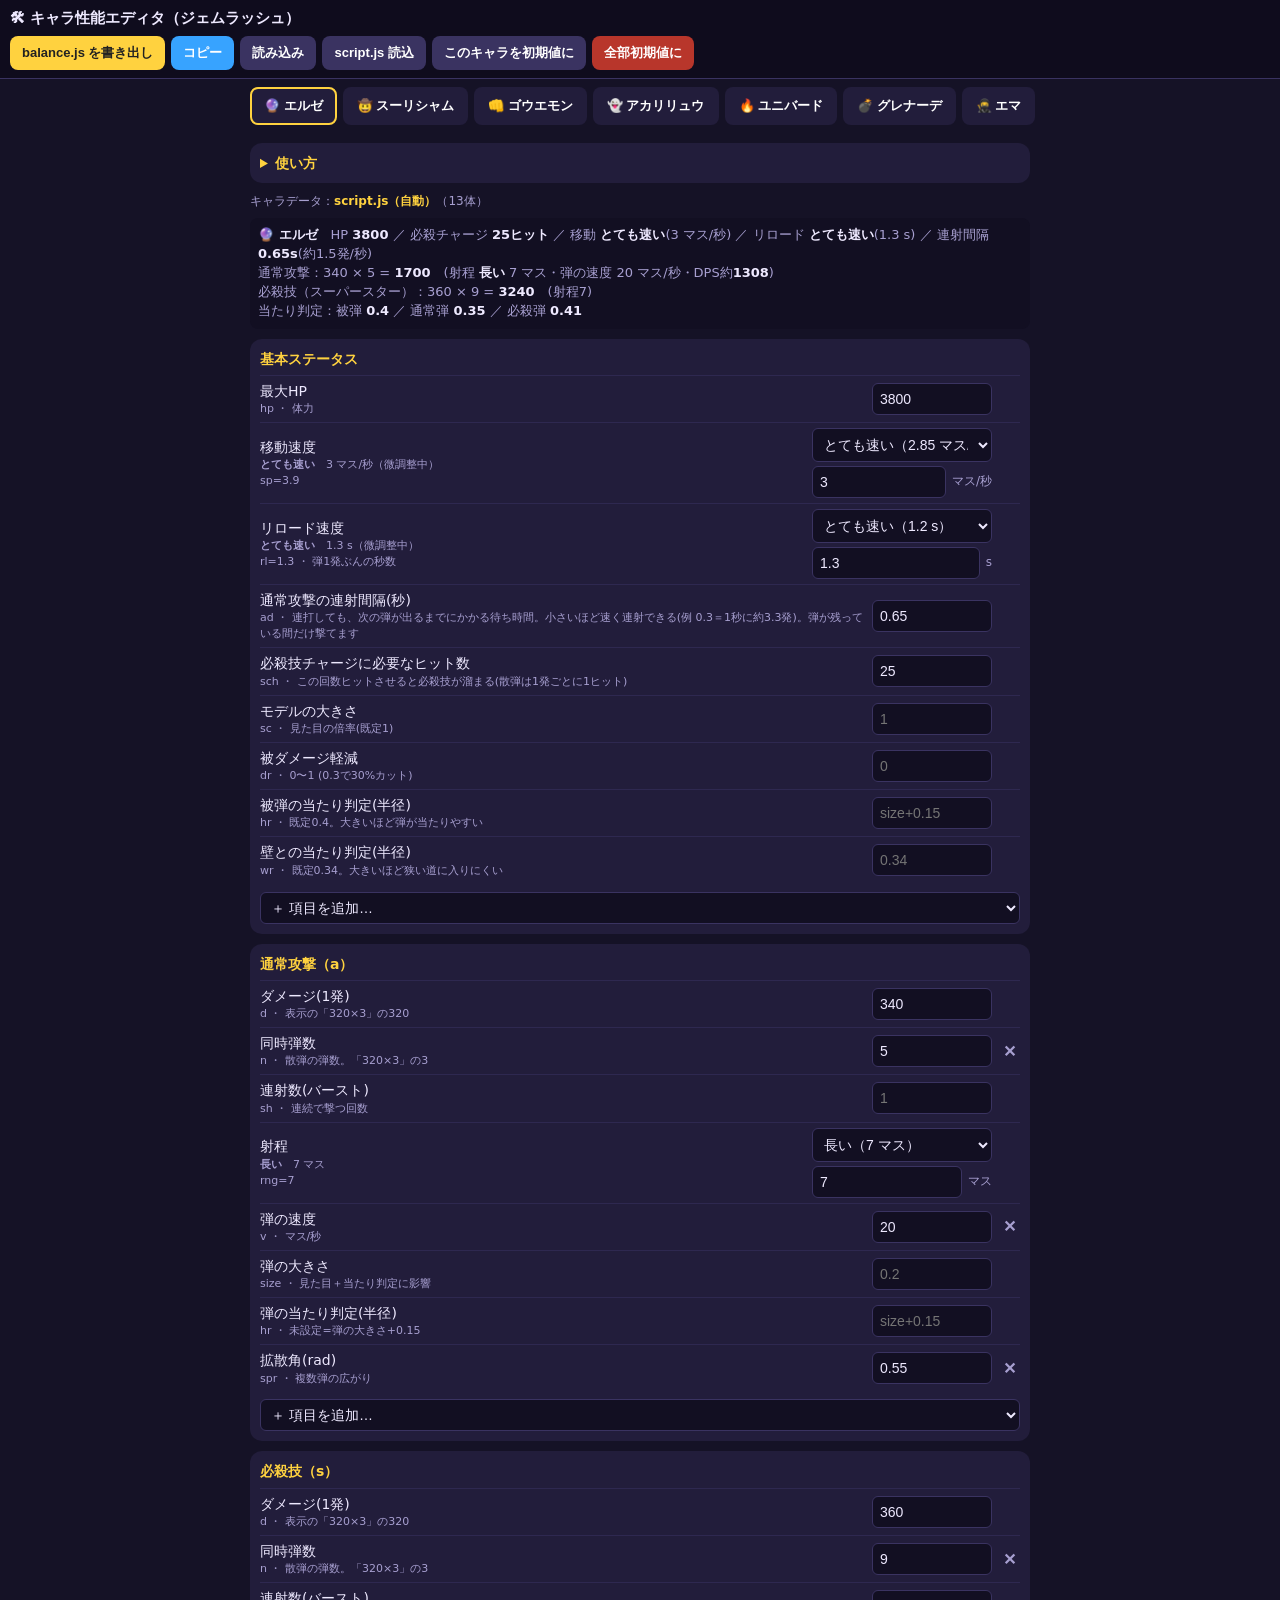
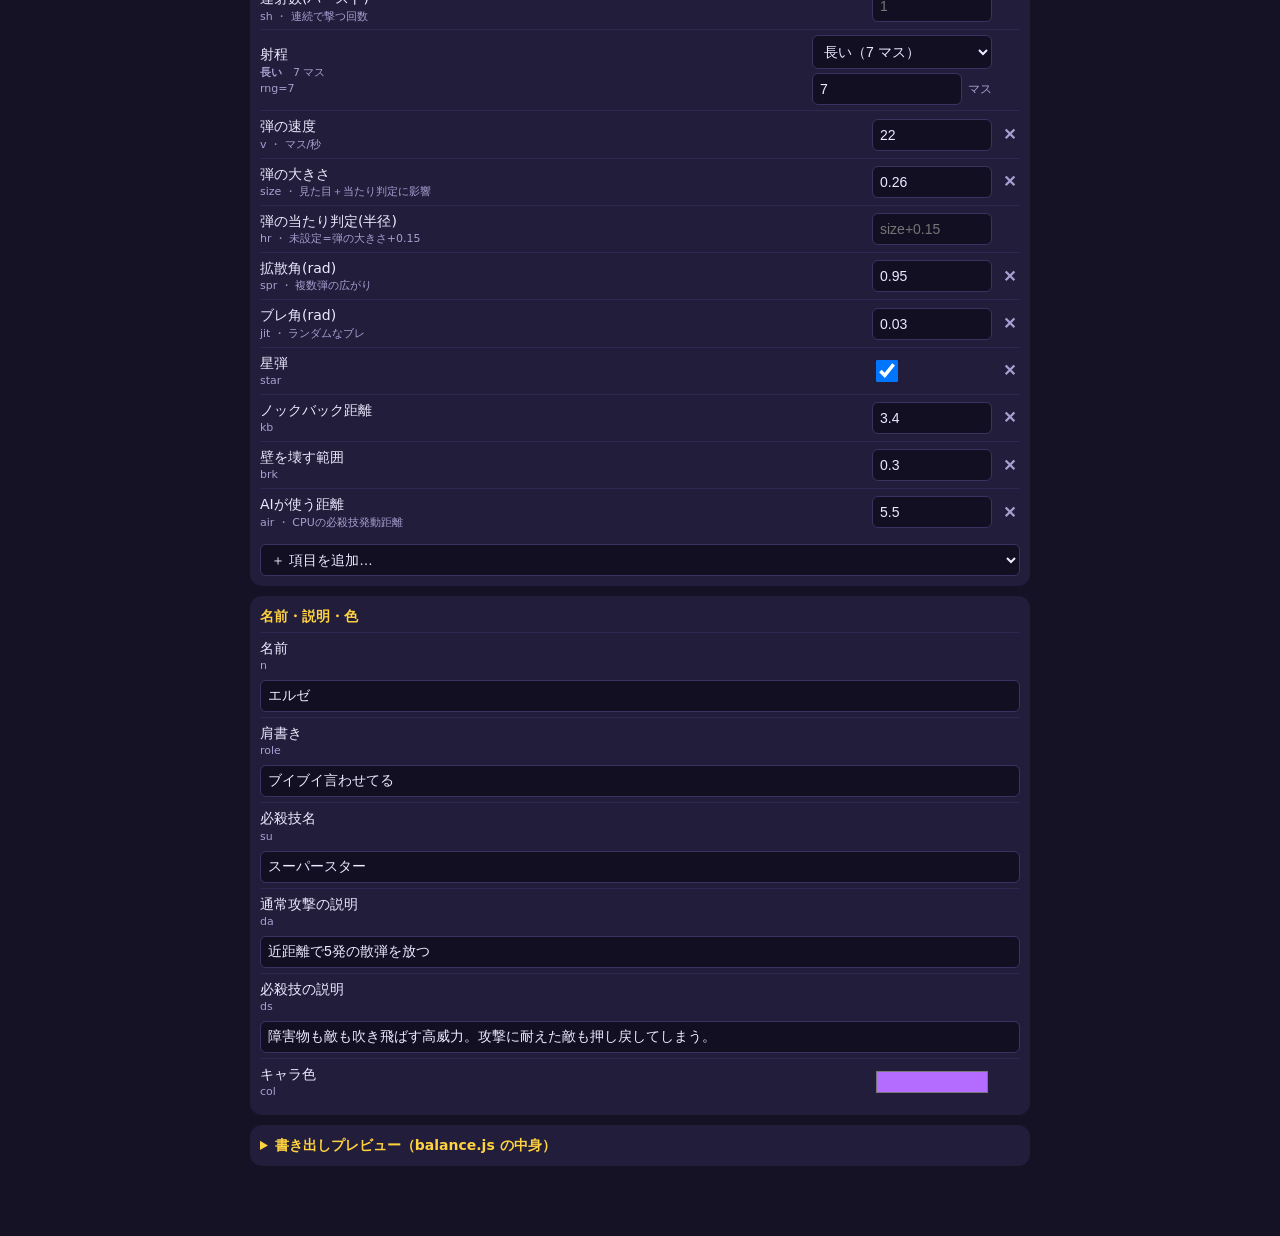
<file: editor.html>
<!DOCTYPE html>
<html lang="ja"><head><meta charset="utf-8">
<meta name="viewport" content="width=device-width,initial-scale=1">
<title>キャラ性能エディタ</title>
<style>
:root{--bg:#151226;--card:#221d3b;--line:#3a3361;--tx:#eee9ff;--sub:#a79fd0;--ac:#ffd23f;--bl:#37a3ff}
*{box-sizing:border-box}
body{margin:0;background:var(--bg);color:var(--tx);font:14px/1.45 system-ui,"Hiragino Sans",sans-serif;padding-bottom:60px}
header{position:sticky;top:0;z-index:5;background:#0f0c1d;border-bottom:1px solid var(--line);padding:8px 10px}
h1{font-size:15px;margin:0 0 6px}
.bar{display:flex;gap:6px;flex-wrap:wrap}
button{background:var(--bl);color:#fff;border:0;border-radius:8px;padding:8px 12px;font-weight:700;font-size:13px;cursor:pointer}
button.g{background:#3a3361}button.y{background:var(--ac);color:#222}button.r{background:#b8362b}
#tabs{display:flex;gap:6px;overflow-x:auto;padding:8px 10px;max-width:800px;margin:auto}
#tabs button{white-space:nowrap;background:var(--card);border:2px solid transparent}
#tabs button.on{border-color:var(--ac)}
#tabs button.mod::after{content:" ●";color:var(--ac)}
main{padding:0 10px;max-width:800px;margin:auto}
section{background:var(--card);border-radius:12px;padding:10px;margin:10px 0}
h2{margin:0 0 6px;font-size:14px;color:var(--ac)}
.row{display:grid;grid-template-columns:1fr 120px 22px;gap:6px;align-items:center;padding:5px 0;border-top:1px solid #2e2850}
.row small{color:var(--sub);display:block;font-size:11px}
.row.tier{grid-template-columns:minmax(0,1fr) 180px 22px}
.nrow{display:flex;gap:6px;align-items:center}.nrow span{color:var(--sub);font-size:12px;white-space:nowrap}
.src{color:var(--sub);font-size:12px;margin:8px 0 0}.src b{color:var(--ac)}
.row.pair{grid-template-columns:1fr 1fr 22px}
.row.wide{grid-template-columns:1fr 22px}
.row.wide input{grid-column:1/3;grid-row:2}
input[type=number],input[type=text]{width:100%;background:#120f22;color:var(--tx);border:1px solid var(--line);border-radius:6px;padding:7px;font-size:14px}
select{width:100%;background:#120f22;color:var(--tx);border:1px solid var(--line);border-radius:6px;padding:7px;font-size:14px}
input[type=checkbox]{width:22px;height:22px}
input[type=color]{width:100%;height:32px;border:0;background:none}
.x{background:none;color:var(--sub);padding:0;font-size:16px}
.sum{color:var(--sub);font-size:13px;background:#120f22;border-radius:8px;padding:8px;margin:8px 0}
.sum b{color:var(--tx)}
.add{display:flex;gap:6px;margin-top:8px}.add select{flex:1;background:#120f22;color:var(--tx);border:1px solid var(--line);border-radius:6px;padding:6px}
textarea{width:100%;height:240px;background:#120f22;color:#bfe;border:1px solid var(--line);border-radius:8px;font:12px monospace}
details{background:var(--card);border-radius:12px;padding:10px;margin:10px 0}summary{cursor:pointer;color:var(--ac);font-weight:700}
#toast{position:fixed;left:50%;bottom:20px;transform:translateX(-50%);background:#000c;padding:8px 16px;border-radius:20px;opacity:0;transition:.3s;pointer-events:none}
</style></head><body>
<header>
 <h1>🛠 キャラ性能エディタ（ジェムラッシュ）</h1>
 <div class="bar">
  <button class="y" id="bDl">balance.js を書き出し</button>
  <button id="bCp">コピー</button>
  <button class="g" id="bLd">読み込み</button>
  <button class="g" id="bSj">script.js 読込</button>
  <button class="g" id="bRc">このキャラを初期値に</button>
  <button class="r" id="bRa">全部初期値に</button>
  <input type="file" id="fi" accept=".js,.json,.txt" hidden>
  <input type="file" id="fj" accept=".js,.txt" hidden>
 </div>
</header>
<div id="tabs"></div>
<main>
 <details><summary>使い方</summary>
  <p>0. <b>キャラ一覧は同じフォルダの script.js から自動で読み込みます。</b>新キャラを追加したら、このページを開き直すだけでタブが増えます（セイリュウの変身・選択画面表示にも対応）。ファイルを直接開いて自動で読めない時は「script.js 読込」で script.js を選んでください。<br>
  1. キャラを選んで数値を編集（自動保存されます）<br>
  2. 「balance.js を書き出し」を押してダウンロード<br>
  3. ゲームの <b>index.html と同じフォルダ</b>に balance.js を置いて上書き<br>
  4. ゲームを再読み込みすると反映されます<br>
  ※ 同梱の index.html / script.js に差し替えが必要です（balance.js を読み込む処理を追加済み）。<br>
  ※ 変更した部分だけが書き出されます。<br>
  ※ <b>通常攻撃の連射間隔</b>：連打したときに次の弾が出るまでの秒数です(小さいほど速い)。リロード速度とは別で、弾が残っている間の撃つ速さを決めます。<br>
  ※ 移動速度・リロード速度・射程は5段階から選べます（下の数字欄で細かい微調整もできます）。移動速度は「マス/秒」表示で、書き出し時はゲーム内の値に自動変換されます。</p>
 </details>
 <div id="src" class="src"></div>
 <div id="sum" class="sum"></div>
 <div id="body"></div>
 <details><summary>書き出しプレビュー（balance.js の中身）</summary><textarea id="out" readonly></textarea></details>
</main>
<div id="toast"></div>
<script>
/* ===== キャラデータ =====
   起動時に同じフォルダの script.js から CH(キャラ一覧)を自動で読み込みます。新キャラを足したら開き直すだけで増えます。
   読めない時(ファイルを直接開いた等)は「script.js 読込」で選ぶか、前回の読み込み結果／下の内蔵データを使います。 */
const SNAP=[{"id":0,"n":"エルゼ","role":"ブイブイ言わせてる","col":"#b46bff","ic":"🔮","hp":3800,"sp":3.9,"rl":1.3,"ch":0.012,"sf":"elzeShot","ss":"elzeStar","su":"スーパースター","a":{"n":5,"spr":0.55,"d":340,"v":20,"rng":7},"s":{"n":9,"spr":0.95,"jit":0.03,"d":360,"v":22,"rng":7,"size":0.26,"star":1,"kb":3.4,"brk":0.3,"air":5.5},"da":"近距離で5発の散弾を放つ","ds":"障害物も敵も吹き飛ばす高威力。攻撃に耐えた敵も押し戻してしまう。"},{"id":1,"n":"スーリシャム","role":"砂漠の魔法使い","col":"#37a3ff","ic":"🤠","hp":3000,"sp":4.2,"rl":1.2,"ch":0.014,"sf":"magicBolt","ss":"magicBurst","su":"魔導バースト","a":{"sh":3,"gap":0.08,"jit":0.06,"d":300,"v":26,"rng":8.5},"s":{"sh":12,"gap":0.07,"jit":0.02,"d":340,"v":30,"rng":15,"size":0.22,"brk":0.3,"air":11},"da":"3連射の正確なショット","ds":"爆発的な衝撃とともに飛び出す魔法の弾は、障害物も粉砕するパワーと圧倒的な飛距離を誇る。"},{"id":2,"n":"ゴウエモン","role":"レッツコンボイ","col":"#ff8a2b","ic":"👊","hp":6200,"sp":3.5,"rl":1.4,"ch":0.006,"sc":1.3,"sf":"goeFist","ss":"goeSlam","su":"ボディプレス","a":{"n":3,"spr":0.7,"d":650,"v":14,"rng":3.6,"size":0.5},"s":{"leap":1,"d":1500,"r":2.8,"rng":7,"air":7.5,"brk":2.3},"da":"短距離の強烈な衝撃波","ds":"壁を飛び越えてジャンプ。着地で範囲ダメージ＆吹き飛ばし。着地点の壁を破壊"},{"id":3,"n":"アカリリュウ","role":"双子の妹 あかりちゃん","col":"#14b8a6","ic":"👻","hp":2400,"sp":3.6,"rl":2,"ch":0.012,"bc":6750192,"sf":"akariSnipe","ss":"poppins","su":"ポピンズ","a":{"d":500,"v":17,"rng":10,"size":0.25,"ramp":2.1},"s":{"piper":1,"n":4,"T":0.34,"ah":1.4,"fuse":0.45,"d":900,"aoe":1.6,"kb":2,"brk":1.5,"rng":7.5,"air":3.6},"da":"遠くまで飛ぶほど威力が上がる狙撃弾（近いと約1/3、最大射程で最大ダメージ）","ds":"ドラッグで着地点を決めて素早くジャンプし、足元に4つの爆弾を落とす。空中では攻撃を受けない。爆弾は少し遅れて爆発し、敵を吹き飛ばして壁も壊す"},{"id":4,"n":"ユニバード","role":"ユニバーサルなやつ","col":"#ff6a2b","ic":"🔥","hp":3600,"sp":4,"rl":1.1,"ch":0.02,"bc":16752688,"sf":"flameJet","ss":"oilSpill","su":"ファイアスターター","a":{"en":1,"gap":0.05,"jit":0.2,"d":60,"v":15,"rng":5.2,"size":0.26,"fl":1,"ed":0.85,"er":0.8,"ew":0.6},"s":{"oil":5,"st":1.1,"sp":0.95,"r":0.95,"t":12,"ft":4,"d":110,"rng":6,"air":6.5},"da":"ボタンを押している間、炎を噴射。燃料ゲージを消費し、離すと回復する","ds":"前方に燃料(青くてかるオイルの水たまり)を撒く。通常攻撃の炎を燃料に当てると全部に着火して燃え上がり、炎の中の敵に継続ダメージ。触れたブッシュも焼き払い、隣のブッシュへ燃え移る"},{"id":5,"n":"グレナーデ","role":"ボムボムボぽむあゆ","col":"#7fbf4a","ic":"💣","hp":3000,"sp":3.85,"rl":1.6,"ch":0.03125,"bc":3816008,"sf":"dynaThrow","ss":"barrelThrow","su":"ビッグバレル","a":{"n":2,"d":800,"v":8,"rng":7.33,"size":0.3,"lob":1,"aoe":1.15,"sep":0.8},"s":{"n":1,"d":2200,"v":5.9,"rng":7.33,"size":0.55,"lob":1,"aoe":2.27,"big":1,"nc":1,"kb":2.6,"brk":2.67},"da":"攻撃ボタンを引いて着弾距離を調整。2本のダイナマイトを壁越しに投げ、着地点で爆発","ds":"巨大な樽爆弾を投げる。範囲内の敵に大ダメージ＆吹き飛ばし。壁やブッシュも破壊"},{"id":6,"n":"エマ","role":"ちょっと待って！","col":"#e02a3a","ic":"🥷","hp":3200,"sp":4.1,"rl":1.9,"ch":0.0252,"bc":15265535,"sf":"shuriken","ss":"smokeBomb","su":"煙玉","a":{"n":4,"sweep":1,"gap":0.055,"spr":0.24,"d":440,"v":17.5,"rng":9.67,"size":0.14,"blade":1,"fan":1,"ramp":-0.595},"s":{"buff":"stealth","t":6,"rng":6.5,"air":6.5,"na":1},"da":"4枚の手裏剣を扇状に、左から右へ順に投げる。近距離ほど全弾が当たり、遠いほどダメージが下がる","ds":"6秒間透明になる。攻撃すると姿が見える。近くの敵や被弾時にも見えてしまう"},{"id":7,"n":"アルタオーロ","role":"極光","col":"#7ad8ff","ic":"❄️","hp":3500,"sp":3.9,"rl":1.1,"ch":0.0285,"bc":11202815,"sf":"iceCone","ss":"syrupCan","su":"シロップ缶","a":{"sh":3,"gap":0.28,"d":440,"v":25,"rng":9.33,"size":0.2,"cone":1,"frost":0.1573},"s":{"lob":1,"can":1,"v":13,"d":40,"aoe":3.1,"r":3.5,"rng":7.67,"air":7,"t":10,"na":1},"da":"3連続でスノーコーンを投げる。当たるたびに凍結ゲージが溜まり、満タンで1.5秒間凍結","ds":"壁を越えて缶を投げ、10秒間残る滑る氷のエリアを作る。中の敵は滑って動きにくく、ゲージが溜まり、毎秒40ダメージ"},{"id":8,"n":"アルトマーレ","role":"回復のプロフェッショナル","col":"#ff7ab8","ic":"💉","hp":3200,"sp":4,"rl":1.2,"ch":0.02,"bc":16743096,"sf":"nurseDart","ss":"nurseCall","su":"ナースコール","a":{"d":620,"v":20,"rng":8,"size":0.22,"heal":1},"s":{"nova":1,"r":4.6,"rng":4.6,"h":1800,"d":700,"rev":1,"na":1},"da":"敵にダメージ・味方を回復する弾","ds":"周囲の味方を大回復し、倒れた味方を全員蘇生"},{"id":9,"n":"ヴァルアフィ","role":"鉄爪","col":"#aab4d0","ic":"🛡️","hp":5400,"sp":3.6,"rl":1,"ch":0.012,"sc":1.12,"bc":13621503,"sf":"ironFist","ss":"ironGuard","su":"強ダメージシールド","a":{"n":3,"spr":0.5,"d":460,"v":19,"rng":3.7,"size":0.42},"s":{"buff":"guard","t":3,"r":0,"rng":0,"air":7,"na":1},"da":"短距離に3連続パンチ","ds":"3秒間、自分が受けるダメージを70%減らす"},{"id":10,"n":"イヴクロース","role":"サンタだけどアイドルなんですぅ～","col":"#d0a020","ic":"🔫","hp":3600,"sp":3.9,"rl":1.4,"ch":0.0168,"sc":1.2,"bc":16054527,"sf":"rocket","ss":"shockwave","su":"ショックウェーブ","a":{"d":1500,"v":6,"ac":[6,48,2.2],"rng":12.5,"size":0.36,"cloud":1},"s":{"nova":1,"wind":0.3,"sm":1,"nc":1,"r":3.7,"rng":3.7,"d":1240,"kb":4.6,"brk":2.2,"air":3.4,"hits":4,"na":1},"da":"遠くに飛ぶほど弾速が上がるロケットを放つ。最初はゆっくり、最後は一気に加速する","ds":"自分だけの空間を作りたいならこれで決まり。周囲の敵を一気に吹き飛ばす。"},{"id":11,"n":"ディザレッジ","role":"電撃ロボ","col":"#8ae6ff","ic":"⚡","hp":3000,"sp":4.1,"rl":1,"ch":0.014,"bc":9103103,"sf":"arcZap","ss":"lightning","su":"チェインライトニング","a":{"n":2,"spr":0.2,"d":520,"v":26,"rng":8.5,"pierce":1,"size":0.16},"s":{"chain":5,"d":900,"rng":9,"hop":5.2,"na":1,"air":9},"da":"貫通する電撃を2本発射","ds":"壁を無視する雷が最大5体に連鎖。感電で一瞬動きを止める"},{"id":12,"n":"セイリュウ","role":"変身ヒロイン","col":"#ffd45a","ic":"🌟","hp":5920,"sp":4.556,"rl":1.6,"ch":0.02,"sch":10,"bc":16769658,"sf":"nova","ss":"novaForm","su":"ノヴァチェンジ","a":{"n":2,"pair":0.34,"spr":0,"jit":0,"d":768,"v":21,"rng":5.67,"size":0.3,"pierce":1,"star":1},"s":{"tf":1,"d":480,"dv":17,"rng":4.33,"w":2,"t":7},"tf":{"t":7,"d":1760,"heal":0.3,"spd":1.25,"reach":3.4,"arc":130,"form":"12t"},"stA":[["弾丸ごとのダメージ","768"],["射程","普通 5.67マス"],["リロード速度","普通 1.6秒"],["弾数","3"],["DPS","480"]],"stS":[["ダッシュダメージ","480"],["剣ダメージ","1760"],["ダメージ回復","30%"],["効果時間","7秒"],["移動速度","+25%"],["射程","普通 4.33マス"],["必殺技チャージに必要なヒット数","10"]],"da":"髪から貫通する大きなキラキラ弾を2発放つ","ds":"ダッシュしたのちにアルティメットフォームへ変身し、ノヴァソードを召喚！移動速度が上昇し、与えたダメージの30%分HPを回復する。通常攻撃は剣の形に変化する。変身時間は7秒。"}];
const SNAP_AD={"0":0.65,"1":0.6,"2":0.7,"3":0.9,"5":0.8,"6":0.55,"7":0.65,"8":0.6,"9":0.7,"10":0.9,"11":0.55,"12":0.65};
const cl=x=>JSON.parse(JSON.stringify(x)),eq=(a,b)=>JSON.stringify(a)===JSON.stringify(b);
let BASE=[],E=[],cur=0,SRC='';
const DK='gr_bal2',CK='gr_base_cache';
/* sch(必要ヒット数)・ad(連射間隔)が無ければゲーム側(script.js)と同じ規則で補う */
const prep=(chars,AD,df)=>chars.map(x=>{const c=cl(x);c.a=c.a||{};c.s=c.s||{};if(c.sch==null)c.sch=Math.max(1,Math.round(100/((c.a.d||300)*(c.ch||.01))));if(c.ad==null)c.ad=(AD&&AD[c.id])||df||.6;return c});
function parseGame(t){const s=t.indexOf('const CH=['),e=t.indexOf('if(window.BALANCE)',s);if(s<0||e<0)throw new Error('CHが見つかりません');
 const chars=new Function(t.slice(s,e)+'\nreturn CH;')();let AD={},df=.6;
 const m=t.match(/const AD=(\{[^}]*\})/);if(m)try{AD=new Function('return '+m[1])()}catch(_){}
 const d=t.match(/AD\[c\.id\]\|\|([\d.]+)/);if(d)df=parseFloat(d[1]);
 return{chars,AD,df}}
const diffOf=(c,b)=>{const d={};for(const k in c)if(!eq(c[k],b[k]))d[k]=c[k];return d};
const collect=()=>{const m={};E.forEach((c,i)=>{const d=diffOf(c,BASE[i]);if(Object.keys(d).length)m[c.id]=d});return m};
function setBase(g,src,save,edits){
 const m=edits||collect(),id=E[cur]&&E[cur].id;
 BASE=prep(g.chars,g.AD,g.df);SRC=src;
 if(save)try{localStorage.setItem(CK,JSON.stringify(g))}catch(_){}
 E=BASE.map(b=>{const c=cl(b),d=m[b.id];if(d)Object.assign(c,cl(d));return c});
 cur=Math.max(0,E.findIndex(x=>x.id==id))}
/* 旧バージョンのエディターの自動保存(gr_bal_数字)を、キャラIDごとの差分に変換して引き継ぐ */
function oldEdits(B){let best=null,bn=-1;try{for(let i=0;i<localStorage.length;i++){const k=localStorage.key(i),m=/^gr_bal_(\d+)$/.exec(k);if(m&&+m[1]>bn){bn=+m[1];best=k}}
 if(!best)return{};const o={};JSON.parse(localStorage.getItem(best)).forEach(c=>{const b=B.find(x=>x.id==c.id);if(!b)return;const d={};for(const k in c)if(!['sf','ss','ds'].includes(k)&&!eq(c[k],b[k]))d[k]=c[k];if(Object.keys(d).length)o[c.id]=d});return o}catch(_){return{}}}

/* 項目の定義: [表示名, 型(n数値/f オンオフ/t 文字/c 色/cn 色(数値)/arr 配列), step, 説明, 追加時の初期値] */
const C={
 hp:['最大HP','n',100,'体力'],
 sp:['移動速度','tS',0,''],
 rl:['リロード速度','tR',0,'弾1発ぶんの秒数'],
 ad:['通常攻撃の連射間隔(秒)','n',.05,'連打しても、次の弾が出るまでにかかる待ち時間。小さいほど速く連射できる(例 0.3＝1秒に約3.3発)。弾が残っている間だけ撃てます'],
 sch:['必殺技チャージに必要なヒット数','n',1,'この回数ヒットさせると必殺技が溜まる(散弾は1発ごとに1ヒット)',10],
 sc:['モデルの大きさ','n',.05,'見た目の倍率(既定1)',1],
 dr:['被ダメージ軽減','n',.05,'0〜1 (0.3で30%カット)',.1],
 hr:['被弾の当たり判定(半径)','n',.02,'既定0.4。大きいほど弾が当たりやすい',.4],
 wr:['壁との当たり判定(半径)','n',.02,'既定0.34。大きいほど狭い道に入りにくい',.34],
 hv:['重量級(ノックバック無効)','f',0,'',1],
 rage:['怒り(HPが減ると与ダメ増)','n',.1,'',.5],
 ls:['ライフスティール率','n',.05,'与ダメ×値だけ回復',.2],
 bs:['ブッシュ内の速度倍率','n',.05,'',1.2],
 rgd:['自然回復までの秒','n',.5,'既定3',3]
};
const P={
 d:['ダメージ(1発)','n',10,'表示の「320×3」の320'],
 n:['同時弾数','n',1,'散弾の弾数。「320×3」の3'],
 sh:['連射数(バースト)','n',1,'連続で撃つ回数'],
 rng:['射程','tG',0,''],
 v:['弾の速度','n',.1,'マス/秒'],
 size:['弾の大きさ','n',.01,'見た目＋当たり判定に影響'],
 hr:['弾の当たり判定(半径)','n',.01,'未設定=弾の大きさ+0.15',.35],
 spr:['拡散角(rad)','n',.05,'複数弾の広がり'],
 gap:['連射間隔(秒)','n',.01],
 jit:['ブレ角(rad)','n',.01,'ランダムなブレ'],
 pierce:['貫通','f'],aoe:['爆発範囲(半径)','n',.1],
 r:['効果範囲(半径)','n',.1],t:['効果時間(秒)','n',.5],
 kb:['ノックバック距離','n',.1],brk:['壁を壊す範囲','n',.1],
 air:['AIが使う距離','n',.1,'CPUの必殺技発動距離'],
 h:['回復量','n',100],heal:['味方を回復する弾','f'],
 fz:['凍結時間(秒)','n',.1],frost:['凍結ゲージ上昇量','n',.01],
 chain:['連鎖数','n',1],hop:['連鎖できる距離','n',.1],
 mine:['地雷の数','n',1],oil:['オイルの数','n',1],tur:['自動砲台','f'],
 ramp:['距離で威力変化','n',.05,'+で遠いほど強い / −で弱い'],
 edge:['外側ダメージ','n',10],wind:['溜め時間(秒)','n',.05],hits:['ヒット数','n',1],
 fuse:['導火線(秒)','n',.05],T:['ジャンプ時間(秒)','n',.05],ah:['ジャンプ高さ','n',.1],
 ed:['燃料消費(秒)','n',.05],er:['燃料回復(秒)','n',.05],ew:['回復待ち(秒)','n',.05],
 ft:['炎の持続(秒)','n',.5],st:['開始距離','n',.05],sp:['設置間隔','n',.05],sep:['着弾の間隔','n',.05],
 bn:['壁バウンド回数','n',1],dv:['突進速度','n',1],rv:['透視時間(秒)','n',.5],
 ac:['加速[初速,終速,指数]','arr'],buff:['バフ種類','t'],
 lob:['放物線(壁越え)','f'],big:['巨大弾','f'],can:['缶','f'],nova:['自分中心の爆発','f'],
 leap:['ジャンプ攻撃','f'],rev:['蘇生','f'],gh:['壁を貫通','f'],sweep:['順番に投げる','f'],
 cone:['コーン弾','f'],cloud:['雲弾','f'],blade:['刃弾','f'],star:['星弾','f'],fan:['扇状照準','f'],
 en:['噴射式(燃料)','f'],fl:['炎','f'],slow:['減速','f'],na:['照準線なし','f'],nc:['チャージしない','f'],
 sm:['強ノックバック','f'],piper:['ジャンプ爆弾','f'],
 pair:['2発の左右の間隔','n',.01,'2発を横に並べて撃つ幅'],tf:['変身技(ダッシュ→変身)','f'],w:['ダッシュの幅','n',.1,'ダッシュで当たる太さ']
};
/* 変身(tf)セクションの項目 */
const TFD={t:['変身時間(秒)','n',.5,'',7],d:['剣のダメージ','n',10],heal:['ダメージ回復率','n',.05,'0.3＝与えたダメージの30%回復'],spd:['移動速度の倍率','n',.05,'1.25＝+25%'],reach:['剣の射程(マス)','n',.1],arc:['剣の角度(度)','n',5,'扇形の広さ'],form:['変身後モデルID','t',0,'converter.html のスロットID']};
const SD={tf:TFD};
const SEC={tf:'変身（tf）',stA:'キャラ選択画面の表示：通常攻撃（stA）',stS:'キャラ選択画面の表示：必殺技（stS）'};
const SKIP=['id','ch','a','s','n','role','su','da','ds','col','bc','ic','sf','ss'];
const TXT={n:['名前','t'],role:['肩書き','t'],su:['必殺技名','t'],da:['通常攻撃の説明','t'],ds:['必殺技の説明','t'],col:['キャラ色','c'],bc:['弾の色','cn']};
const ALWAYS_C=['hp','sp','rl','ad','sch','sc','dr','hr','wr'],ALWAYS_P=['d','n','sh','rng','v','size','hr'];
const REQ=['hp','sp','rl','ad','sch','d','rng'];
const PH={ad:'0.6',n:'1',sh:'1',size:'0.2',hr:'size+0.15',sc:'1',dr:'0',wr:'0.34'};

const $=s=>document.querySelector(s);
const mk=(t,p,h)=>{const e=document.createElement(t);Object.assign(e,p||{});if(h!=null)e.innerHTML=h;return e};
const toast=m=>{const t=$('#toast');t.textContent=m;t.style.opacity=1;clearTimeout(toast.k);toast.k=setTimeout(()=>t.style.opacity=0,1600)};
const hex=n=>'#'+(n>>>0).toString(16).padStart(6,'0');

/* 5段階から選ぶステータス。tiers=[段階名, 表示値] を 遅い→速い / 短い→長い の順に並べる。
   k = 表示値→ゲーム内部値の倍率（移動速度だけ 内部値 = 表示値(マス/秒) × 1.3）。
   cls = 表示値からどの段階に当たるかを返す（段階の境目はここで調整できます） */
const TS={
 sp:{u:'マス/秒',k:1.3,tiers:[['とても遅い',2],['遅い',2.35],['普通',2.5],['速い',2.67],['とても速い',2.85]],
  cls:d=>d<2.175?0:d<2.425?1:d<2.585?2:d<2.76?3:4},
 rl:{u:'s',k:1,tiers:[['とても遅い',2.4],['遅い',2],['普通',1.6],['速い',1.4],['とても速い',1.2]],
  cls:d=>d<=1.3?4:d<=1.45?3:d<=1.95?2:d<=2.3?1:0},
 rng:{u:'マス',k:1,tiers:[['とても短い',3.5],['短い',5],['普通',6],['長い',7],['とても長い',9]],
  cls:d=>d<4.25?0:d<5.5?1:d<6.5?2:d<8?3:4}
};
const toG=(k,d)=>Math.round(d*TS[k].k*1000)/1000;  /* 表示値 → ゲーム内部値 */
const toD=(k,g)=>Math.round(g/TS[k].k*100)/100;    /* ゲーム内部値 → 表示値 */
const tierOf=(k,g)=>{const d=toD(k,g),i=TS[k].cls(d);return{i,d,name:TS[k].tiers[i][0],ex:toG(k,TS[k].tiers[i][1])==g}};
function tierRow(o,k,lb,hint){
 const T=TS[k],r=mk('div',{className:'row tier'}),L=mk('div',{},lb),h=mk('small'),cell=mk('div'),s=mk('select'),nr=mk('div',{className:'nrow'}),n=mk('input',{type:'number',step:'any'});
 cell.style.cssText='display:flex;flex-direction:column;gap:4px';
 s.append(mk('option',{value:''},'（未設定）'));
 T.tiers.forEach((x,i)=>s.append(mk('option',{value:i},`${x[0]}（${x[1]} ${T.u}）`)));
 const sync=skipN=>{
  if(o[k]==null){s.value='';if(!skipN)n.value='';h.innerHTML=`<b>未設定</b><br>${k}${hint?' ・ '+hint:''}`;return}
  const t=tierOf(k,o[k]);s.value=t.i;if(!skipN)n.value=t.d;
  h.innerHTML=`<b>${t.name}</b>　${t.d} ${T.u}${t.ex?'':'（微調整中）'}<br>${k}=${o[k]}${hint?' ・ '+hint:''}`};
 s.onchange=()=>{if(s.value==='')return sync();o[k]=toG(k,T.tiers[s.value][1]);sync();upd()};
 n.oninput=()=>{const v=parseFloat(n.value);if(!isNaN(v)){o[k]=toG(k,v);sync(1);upd()}};
 L.append(h);nr.append(n,mk('span',{},T.u));cell.append(s,nr);r.append(L,cell,mk('span'));sync();return r}

function row(o,k,def,{always,rm}={}){
 const [lb,ty,st,hint]=def||[k,'n',.01];
 const TK={tS:'sp',tR:'rl',tG:'rng'};if(TK[ty])return tierRow(o,TK[ty],lb,hint);
 const r=mk('div',{className:'row'+(ty=='t'||ty=='j'?' wide':'')},`<div>${lb}<small>${k}${hint?' ・ '+hint:''}</small></div>`);
 let i;
 if(ty=='f'){i=mk('input',{type:'checkbox',checked:!!o[k]});i.onchange=()=>{o[k]=i.checked?1:0;upd()}}
 else if(ty=='c'||ty=='cn'){i=mk('input',{type:'color',value:ty=='c'?(o[k]||'#ffffff'):hex(o[k]||0xffffff)});i.oninput=()=>{o[k]=ty=='c'?i.value:parseInt(i.value.slice(1),16);upd()}}
 else if(ty=='t'){i=mk('input',{type:'text',value:o[k]??''});i.oninput=()=>{o[k]=i.value;upd()}}
 else if(ty=='j'){i=mk('input',{type:'text',value:JSON.stringify(o[k]??null)});i.onchange=()=>{try{o[k]=JSON.parse(i.value);upd()}catch(e){toast('JSONの形式が正しくありません');i.value=JSON.stringify(o[k]??null)}}}
 else if(ty=='arr'){i=mk('input',{type:'text',value:(o[k]||[]).join(',')});i.onchange=()=>{const a=i.value.split(',').map(parseFloat).filter(x=>!isNaN(x));if(a.length)o[k]=a;else delete o[k];upd()}}
 else{i=mk('input',{type:'number',step:'any',value:o[k]??'',placeholder:PH[k]||''});
  i.oninput=()=>{if(i.value===''){if(!REQ.includes(k)){delete o[k];upd()}return}const v=parseFloat(i.value);if(!isNaN(v)){o[k]=v;upd()}}}
 r.append(i);
 if(rm){const x=mk('button',{className:'x',title:'この項目を削除'},'✕');x.onclick=()=>{delete o[k];render()};r.append(x)}else r.append(mk('span'));
 return r}

function addBox(o,defs,skip,sec){
 const miss=Object.keys(defs).filter(k=>!(k in o)&&!skip.includes(k));
 if(!miss.length)return mk('span');
 const b=mk('div',{className:'add'}),s=mk('select');
 s.append(mk('option',{value:''},'＋ 項目を追加…'));
 miss.forEach(k=>s.append(mk('option',{value:k},`${defs[k][0]} (${k})`)));
 s.onchange=()=>{const k=s.value;if(!k)return;const d=defs[k];o[k]=d[1]=='f'?1:d[1]=='arr'?[1,1,1]:d[1]=='t'?'':d[4]??1;render()};
 b.append(s);return b}

/* エディターに項目定義が無い(新しく増えた)項目も、値の型から自動で入力欄を作る */
const gdef=(k,v)=>typeof v=='number'?[k,'n',.01,'未登録の項目']:typeof v=='string'?[k,'t',0,'未登録の項目']:typeof v=='boolean'?[k,'f',0,'未登録の項目']:Array.isArray(v)&&v.length&&v.every(x=>typeof x=='number')?[k,'arr',0,'未登録の項目']:[k,'j',0,'未登録の項目（JSON形式）'];
const isPairs=v=>Array.isArray(v)&&v.length>0&&v.every(x=>Array.isArray(x)&&x.length==2&&x.every(y=>typeof y=='string'));
function sect(title,o,defs,always,skip,ref){
 const s=mk('section',{},`<h2>${title}</h2>`),rest=Object.keys(o).filter(k=>!always.includes(k)&&!skip.includes(k));
 const rm=k=>defs==P?!['d','rng'].includes(k):!(ref&&k in ref);
 [...always,...rest.filter(k=>defs[k]),...rest.filter(k=>!defs[k])].forEach(k=>s.append(row(o,k,defs[k]||gdef(k,o[k]),{rm:k in o&&rm(k)})));
 s.append(addBox(o,defs,[...skip,...always]));return s}
function pairSect(o,k){
 const s=mk('section',{},`<h2>${SEC[k]||k+'（追加項目）'}</h2>`);
 s.append(mk('div',{className:'sum'},'キャラ選択画面にそのまま出る文字です。数値を変えても自動では変わらないので、必要ならここも直してください。'));
 o[k].forEach((p,i)=>{const r=mk('div',{className:'row pair'}),a=mk('input',{type:'text',value:p[0]}),b=mk('input',{type:'text',value:p[1]}),x=mk('button',{className:'x',title:'この行を削除'},'✕');
  a.oninput=()=>{p[0]=a.value;upd()};b.oninput=()=>{p[1]=b.value;upd()};x.onclick=()=>{o[k].splice(i,1);render();upd()};r.append(a,b,x);s.append(r)});
 const ad=mk('button',{className:'g'},'＋ 行を追加');ad.onclick=()=>{o[k].push(['項目名','値']);render();upd()};s.append(ad);return s}

const tn=(k,v)=>v==null?{name:'未設定',d:'-'}:tierOf(k,v);
function summary(c){
 const f=o=>{const n=(o.n||1)*(o.sh||1);return o.en?`${o.d} 連続噴射`:`${o.d||0} × ${n} = <b>${(o.d||0)*n}</b>`};
 const a=c.a,s=c.s,dps=a.en?a.d/a.gap*.5:(a.d||0)*(a.n||1)*(a.sh||1)/c.rl;
 $('#sum').innerHTML=`<b>${c.ic} ${c.n}</b>　HP <b>${c.hp}</b> ／ 必殺チャージ <b>${c.sch}ヒット</b> ／ 移動 <b>${tn('sp',c.sp).name}</b>(${tn('sp',c.sp).d} マス/秒) ／ リロード <b>${tn('rl',c.rl).name}</b>(${tn('rl',c.rl).d} s) ／ 連射間隔 <b>${c.ad}s</b>(約${(1/Math.max(.05,c.ad)).toFixed(1)}発/秒)<br>${c.tf?`変身中：剣 <b>${c.tf.d}</b> ／ 射程 ${c.tf.reach} ／ ${c.tf.t}秒 ／ 移動×${c.tf.spd} ／ 回復${Math.round((c.tf.heal||0)*100)}%<br>`:''}通常攻撃：${f(a)}　(射程 <b>${tn('rng',a.rng).name}</b> ${a.rng} マス・弾の速度 ${a.v??'-'} マス/秒・DPS約<b>${Math.round(dps)}</b>)<br>必殺技（${c.su}）：${s.d?f(s):'ダメージなし'}　(射程${s.rng??'-'})<br>当たり判定：被弾 <b>${c.hr??0.4}</b> ／ 通常弾 <b>${a.hr??((a.size||.2)+.15).toFixed(2)}</b> ／ 必殺弾 <b>${s.hr??((s.size||.2)+.15).toFixed(2)}</b>`}

function render(){
 const c=E[cur],B=$('#body');
 $('#src').innerHTML=`キャラデータ：<b>${SRC}</b>（${E.length}体）`;
 $('#tabs').innerHTML='';
 E.forEach((x,i)=>{const b=mk('button',{className:(i==cur?'on ':'')+(eq(x,BASE[i])?'':'mod')},`${x.ic||'❓'} ${x.n||'id'+x.id}`);b.onclick=()=>{cur=i;render()};$('#tabs').append(b)});
 B.innerHTML='';
 const ks=Object.keys(c).filter(k=>!SKIP.includes(k)),pr=ks.filter(k=>isPairs(c[k])),ob=ks.filter(k=>c[k]&&typeof c[k]=='object'&&!Array.isArray(c[k]));
 B.append(sect('基本ステータス',c,C,ALWAYS_C,[...SKIP,...pr,...ob],BASE[cur]));
 B.append(sect('通常攻撃（a）',c.a,P,ALWAYS_P,[],BASE[cur].a));
 B.append(sect('必殺技（s）',c.s,P,ALWAYS_P,[],BASE[cur].s));
 ob.forEach(k=>B.append(sect(SEC[k]||k+'（追加項目）',c[k],SD[k]||{},[],[],BASE[cur][k])));
 pr.forEach(k=>B.append(pairSect(c,k)));
 const t=mk('section',{},'<h2>名前・説明・色</h2>');
 Object.keys(TXT).forEach(k=>{if(k=='bc'&&!(k in c))return;t.append(row(c,k,TXT[k]))});
 B.append(t);upd(1)}

const qk=k=>/^(?:[A-Za-z_$][\w$]*|\d+)$/.test(k)?k:JSON.stringify(k);
function ser(v,k){
 if(typeof v=='number')return k=='bc'?'0x'+v.toString(16).padStart(6,'0'):String(v);
 if(typeof v=='string')return JSON.stringify(v);
 if(Array.isArray(v))return '['+v.map(x=>ser(x)).join(',')+']';
 return '{'+Object.keys(v).map(q=>qk(q)+':'+ser(v[q],q)).join(',')+'}'}
function build(){
 const L=[];
 E.forEach((c,i)=>{const b=BASE[i],d={};for(const k in c)if(!eq(c[k],b[k]))d[k]=c[k];
  if(Object.keys(d).length)L.push(` /* ${c.n} */ ${qk(c.id)}:${ser(d)}`)});
 return `/* ジェムラッシュ バランス設定 (editor.html で生成) */\nwindow.BALANCE={\n${L.join(',\n')}\n};\n`}

function upd(skipSave){
 summary(E[cur]);$('#out').value=build();
 if(!skipSave)try{localStorage.setItem(DK,JSON.stringify(collect()))}catch(e){}
 [...$('#tabs').children].forEach((b,i)=>b.classList.toggle('mod',!eq(E[i],BASE[i])))}

$('#bDl').onclick=()=>{const a=mk('a',{href:URL.createObjectURL(new Blob([build()],{type:'text/javascript'})),download:'balance.js'});document.body.append(a);a.click();a.remove();toast('balance.js を書き出しました')};
$('#bCp').onclick=async()=>{try{await navigator.clipboard.writeText(build())}catch(e){$('#out').select();document.execCommand('copy')}toast('コピーしました')};
$('#bLd').onclick=()=>$('#fi').click();
const loadGame=(t,name)=>{setBase(parseGame(t),'script.js（手動: '+name+'）',true);render();upd();toast('キャラ '+E.length+'体を読み込みました')};
$('#fi').onchange=async e=>{const f=e.target.files[0];if(!f)return;const t=await f.text();let B;
 try{if(t.includes('const CH=[')){loadGame(t,f.name)}else{
  try{B=JSON.parse(t)}catch(_){const w={};new Function('window',t)(w);B=w.BALANCE}
  let ng=0;for(const id in B){const c=E.find(x=>x.id==id);if(c)Object.assign(c,cl(B[id]));else ng++}toast(ng?'読み込みました（未登録のID '+ng+'件は無視）':'読み込みました');render();upd()}}catch(err){toast('読み込み失敗')}e.target.value=''};
$('#bSj').onclick=()=>$('#fj').click();
$('#fj').onchange=async e=>{const f=e.target.files[0];if(!f)return;try{loadGame(await f.text(),f.name)}catch(err){toast('script.js を読み込めませんでした')}e.target.value=''};
$('#bRc').onclick=()=>{if(confirm(E[cur].n+' を初期値に戻しますか？')){E[cur]=cl(BASE[cur]);render();upd()}};
$('#bRa').onclick=()=>{if(confirm('全キャラの変更を初期値に戻しますか？')){E=cl(BASE);render();upd()}};
(async()=>{let g=null,src='';
 try{const r=await fetch('./script.js',{cache:'no-store'});if(r.ok){g=parseGame(await r.text());src='script.js（自動）'}}catch(_){}
 const auto=!!g;
 if(!g)try{const c=JSON.parse(localStorage.getItem(CK)||'null');if(c&&c.chars&&c.chars.length){g=c;src='前回読み込んだ script.js'}}catch(_){}
 if(!g){g={chars:SNAP,AD:SNAP_AD,df:.6};src='内蔵データ（script.js を読めませんでした）'}
 let m=null;try{m=JSON.parse(localStorage.getItem(DK)||'null')}catch(_){}
 setBase(g,src,auto,m||oldEdits(prep(g.chars,g.AD,g.df)));render();upd(1)})();
</script></body></html>
</file>
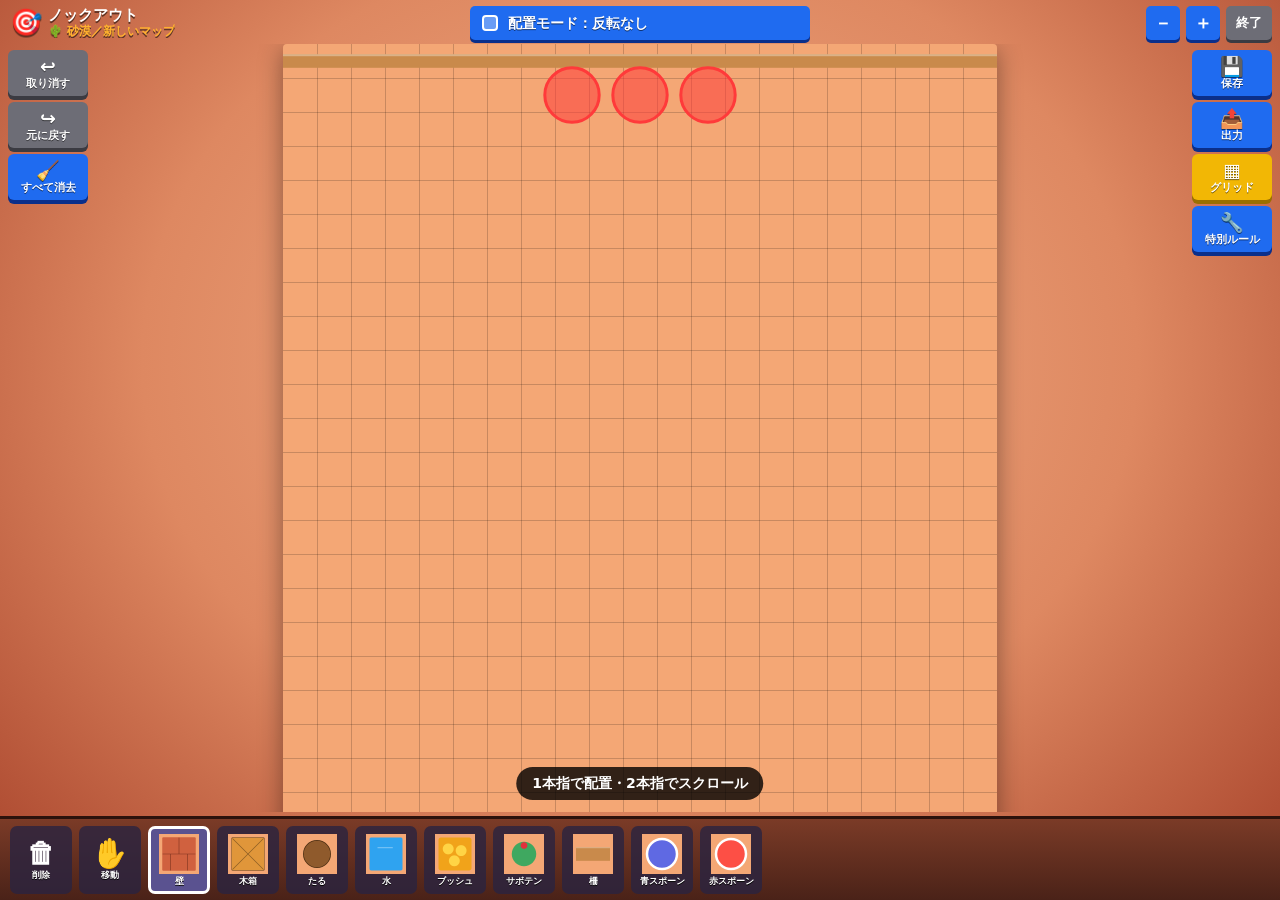
<file: マップ作成index.html>
<!DOCTYPE html>
<html lang="ja"><head><meta charset="utf-8">
<meta name="viewport" content="width=device-width,initial-scale=1,viewport-fit=cover,user-scalable=no">
<title>マップメーカー</title>
<style>
:root{--bl:#1f6bf0;--bd:#0b2f8a;--sa:env(safe-area-inset-left,0px);--sr:env(safe-area-inset-right,0px);--st:env(safe-area-inset-top,0px);--sb:env(safe-area-inset-bottom,0px)}
*{box-sizing:border-box;-webkit-tap-highlight-color:transparent;-webkit-user-select:none;user-select:none}
html,body{margin:0;height:100%;overflow:hidden;color:#fff;font:800 14px/1.2 "Hiragino Sans","Noto Sans JP",system-ui,sans-serif}
body{background:radial-gradient(ellipse at 50% 40%,#f2ad84,#de8861 55%,#a8432b)}
button,input{font:inherit;color:inherit}
#view{position:fixed;left:calc(96px + var(--sa));right:calc(96px + var(--sr));top:calc(44px + var(--st));bottom:calc(88px + var(--sb));overflow:auto;overscroll-behavior:contain}
#cv{display:block;margin:0 auto;touch-action:none;border-radius:4px;box-shadow:0 6px 24px #0006}
.b{position:fixed;width:80px;height:46px;border:0;border-radius:6px;background:var(--bl);box-shadow:0 4px 0 var(--bd);display:flex;flex-direction:column;align-items:center;justify-content:center;gap:0;padding:0;font-size:11px;text-shadow:0 1px 0 #0008}
.b i{font-style:normal;font-size:19px;line-height:1.1}
.b.g{background:#6d6d76;box-shadow:0 4px 0 #3b3b42}
.b.on{background:#f2b705;box-shadow:0 4px 0 #9a6f00}
.b:active{transform:translateY(3px);box-shadow:0 1px 0 #0006}
.L{left:calc(8px + var(--sa))}.R{right:calc(8px + var(--sr))}
#tm{position:fixed;left:calc(10px + var(--sa));top:calc(6px + var(--st));display:flex;gap:6px;align-items:center;font-size:15px;text-shadow:0 2px 0 #0008}
#tm small{display:block;color:#ffb22e;font-size:12px;max-width:150px;overflow:hidden;text-overflow:ellipsis;white-space:nowrap}
#tm span{font-size:26px}
#sy{position:fixed;left:50%;transform:translateX(-50%);top:calc(6px + var(--st));width:min(44vw,340px);height:34px;border:0;border-radius:5px;background:var(--bl);box-shadow:0 3px 0 var(--bd);display:flex;align-items:center;gap:10px;padding:0 12px;text-shadow:0 1px 0 #0008}
#sy b{width:16px;height:16px;border-radius:4px;background:#fff5;border:2px solid #fff}
#sy.on b{background:#ffe14a}
#top2{position:fixed;right:calc(8px + var(--sr));top:calc(6px + var(--st));display:flex;gap:6px}
#top2 button{width:34px;height:34px;border:0;border-radius:5px;background:var(--bl);box-shadow:0 3px 0 var(--bd);font-size:18px;padding:0}
#top2 .x{width:auto;padding:0 10px;font-size:13px;background:#6d6d76;box-shadow:0 3px 0 #3b3b42}
#pal{position:fixed;left:0;right:0;bottom:0;height:calc(84px + var(--sb));padding:7px 10px var(--sb);display:flex;gap:7px;overflow-x:auto;background:linear-gradient(#7b3b27,#4a2218);border-top:3px solid #2c120c}
.it{flex:0 0 62px;height:68px;border:3px solid #0000;border-radius:7px;background:#2a2340cc;display:flex;flex-direction:column;align-items:center;justify-content:center;gap:2px;padding:0}
.it.on{border-color:#fff;background:#5a5290}
.it span{font-size:28px;line-height:1}.it small{font-size:9px;text-shadow:0 1px 0 #000}
.it canvas{width:40px;height:40px}
#dlg{position:fixed;inset:0;background:#000a;display:none;align-items:center;justify-content:center;z-index:9;padding:10px}
#dlg.on{display:flex}
.pn{width:min(600px,100%);max-height:100%;overflow:auto;background:#1b3f9e;border:3px solid #0a1f5c;border-radius:10px;padding:12px 14px;box-shadow:0 8px 0 #0a1f5c}
.pn h2{margin:0 0 8px;font-size:16px}.pn h3{margin:12px 0 6px;font-size:13px;color:#ffd23f}
.pn p{margin:6px 0;font-size:12px;font-weight:600;color:#dfe8ff}
.mc{display:flex;gap:8px}.mc button{flex:1;padding:10px;border:3px solid #0000;border-radius:8px;font-size:14px;box-shadow:0 3px 0 #0006}
.mc button.on{border-color:#fff}
.pn input[type=text]{width:100%;padding:9px;border-radius:6px;border:0;background:#fff;color:#222;font-weight:700}
.rw{display:flex;gap:6px;align-items:center;padding:6px 0;border-top:1px solid #fff3}
.rw b{flex:1;min-width:0;overflow:hidden;text-overflow:ellipsis;white-space:nowrap}.rw small{opacity:.7}
.pn button,.fl{border:0;border-radius:6px;background:var(--bl);box-shadow:0 3px 0 #0006;padding:8px 12px;font-size:12px;display:inline-block}
.pn button.r{background:#c93a2b}.pn button.y{background:#f2b705;color:#222}
#ts{position:fixed;left:50%;bottom:calc(100px + var(--sb));transform:translateX(-50%);background:#000c;padding:8px 16px;border-radius:20px;opacity:0;transition:.3s;pointer-events:none;z-index:20}
@media (orientation:portrait){
#view{left:6px;right:6px;top:calc(88px + var(--st));bottom:calc(144px + var(--sb))}
#tm{font-size:14px}#tm small{max-width:110px}
#sy{left:8px;right:8px;transform:none;width:auto;top:calc(48px + var(--st));justify-content:center}
#tb{position:fixed;left:6px;right:6px;bottom:calc(90px + var(--sb));display:flex;gap:4px}
#tb .b{position:static;flex:1;width:auto;min-width:0;height:50px;font-size:9px;line-height:1.1;text-align:center;top:auto!important}
#ts{bottom:calc(150px + var(--sb))}
}
</style></head><body>
<div id="tm"><span id="ic"></span><div><div id="mn"></div><small id="mp"></small></div></div>
<button id="sy"><b></b><span id="sl"></span></button>
<div id="top2"><button id="zo">－</button><button id="zi">＋</button><button class="x" id="ex">終了</button></div>
<div id="tb"><button class="b L g" id="un" style="top:calc(50px + var(--st))"><i>↩</i>取り消す</button>
<button class="b L g" id="re" style="top:calc(102px + var(--st))"><i>↪</i>元に戻す</button>
<button class="b L" id="cl" style="top:calc(154px + var(--st))"><i>🧹</i>すべて消去</button>
<button class="b R" id="sv" style="top:calc(50px + var(--st))"><i>💾</i>保存</button>
<button class="b R" id="ou" style="top:calc(102px + var(--st))"><i>📤</i>出力</button>
<button class="b R on" id="gr" style="top:calc(154px + var(--st))"><i>▦</i>グリッド</button>
<button class="b R" id="ru" style="top:calc(206px + var(--st))"><i>🔧</i>特別ルール</button></div>
<div id="view"><canvas id="cv"></canvas></div>
<div id="pal"></div>
<div id="dlg"><div class="pn">
 <h2>🔧 特別ルール（モード・テーマ・マップ設定）</h2>
 <h3 style="margin-top:4px">モード（ルール）</h3>
 <div class="mc" id="mc"></div><p id="rule"></p>
 <h3>テーマ（見た目・使えるブロック）</h3>
 <div class="mc" id="tc"></div><p id="trule"></p>
 <h3>マップ名</h3><input type="text" id="nm" maxlength="20">
 <h3>マップ一覧（出力すると全部入ります）</h3><div id="ls"></div>
 <div style="margin-top:10px;display:flex;gap:8px;flex-wrap:wrap">
  <button class="y" id="nw">＋ 新規マップ</button>
  <label class="fl">📂 maps.js を読み込み<input type="file" id="fi" accept=".js,.json,.txt" hidden></label>
  <button id="dc" style="margin-left:auto">閉じる</button></div>
</div></div>
<div id="ts"></div>
<script>
(()=>{
const $=s=>document.querySelector(s),W=21;
/* ===== 既存マップ(script.js の hf / KOH / HSH と同じもの) ===== */
const HF=["###########", "#..........", "#..........", "#.bb..RR...", "#.bb..RK...", "#.bb.......", "#.bbb..CC..", "#..bb......", "#.....RR.bb", "#.CC..RK.bb", "#.CC.....bb", "#..bbbb....", "#..bbbb..RR", "#.BB......K", "#.RR...bbbb", "#.RK...bbbb", "#.........."],KOH=["FFFFFFFFFFFFFFFFFFFFF", ".....................", ".....................", "..bbW..WbbbbbW..Wbb..", "..bbW..WbbbbbW..Wbb..", "..WWW..WWWWWWW..WWW..", ".....................", ".....................", "bb~~~..~~~~~~~..~~~bb", "bb~~~..~~~~~~~..~~~bb", "bb.................bb", "bb.................bb", "bb...cW..WWW..bbb..bb", "bb..WWW..WW...bbb..bb", "bb.......W.........bb", "bb.................bb", "bb...BW.......WWW..bb", "bb..CCW.......WCC..bb"],HSH=["..................bbb", "..................bbb", "..................bbb", ".bbWW........LL...bbb", ".bbWW.....S.......bbb", ".bbb..............bbb", "...................bb", ".......WW..........bb", ".......WW..........bb", ".....bbbWWW.....MM.bb", ".....bbb...........bb", "...WWbbb...........bb", "...WWW.....WWY.......", ".....WW....WPPPP.....", "...........WWW.......", ".........bbbWW.......", "LL.......bbb.......LL"];
const gm=[],ko=[],hs=[];
for(let r=0;r<17;r++)gm[r]=gm[32-r]=HF[r]+[...HF[r].slice(0,10)].reverse().join('');
for(let r=0;r<18;r++){ko[r]=KOH[r];if(r<17)ko[34-r]=[...KOH[r]].reverse().join('')}
for(let r=0;r<17;r++){hs[r]=HSH[r];if(r<16)hs[32-r]=[...HSH[r]].reverse().join('')}
const sp3=(b,r)=>({blue:[8.5,10.5,12.5].map(x=>[x,b]),red:[8.5,10.5,12.5].map(x=>[x,r])});
const BUILTIN=[{id:'gem',mode:'gem',theme:'cave',name:'ごつごつ坑道',builtin:1,w:21,h:33,rows:gm,spawn:sp3(30.5,2.5)},{id:'ko',mode:'ko',theme:'desert',name:'ゴールドアームの渓谷',builtin:1,w:21,h:35,rows:ko,spawn:sp3(33.5,1.5)},{id:'hs',mode:'hs',theme:'candy',name:'お菓子の金庫室',builtin:1,w:21,h:33,rows:hs,spawn:sp3(32.25,.75)}];
/* ===== モード(ルール)：マップの「中身のルール」。見た目(テーマ)とは別々に選べる ===== */
const MD={
 gem:{n:'エメラルドハント',c:'#a63ff0',ic:'💎',h:33,def:'cave',r:'中央の鉱山(ピンクのひし形)からジェムが出る。10個集めて12秒守ったチームの勝ち。'},
 ko:{n:'ノックアウト',c:'#f58a16',ic:'🎯',h:35,def:'desert',r:'相手を全滅させたらラウンド勝ち。3ラウンドのうち先に2ラウンド取ったチームの勝ち。時間がたつと毒ガスが外側から迫ってきます。'},
 hs:{n:'強奪',c:'#e83fa0',ic:'🔒',h:33,def:'candy',r:'相手の金庫(HP 80000)を先に壊したチームの勝ち。金庫(S)は下(青チーム)と上(赤チーム)に1つずつ置きます。置かなかった側は、真ん中の奥に自動で置かれます。マルチプレイでは遊べません。'}};
/* ===== テーマ(見た目＋使えるブロック)：t=使えるブロック / edge=外周の作り(ring=四辺がけ・ud=上下が柵・none=なし) / sp=出撃位置のふちからの距離 ===== */
const TH={
 cave:{n:'洞窟',c:'#6d3fd0',ic:'💎',bg:'#6c5462',t:'#RKCBb',edge:'ring',bc:'#',sp:2.5,bush:['#2fbfa0','#7cf0d0'],r:'洞窟：がけ(#)・岩・クリスタル・木箱・たる・ブッシュ。外周はがけ(#)で囲まれます。'},
 desert:{n:'砂漠',c:'#d9782a',ic:'🌵',bg:'#f4a775',t:'WCB~bcF',edge:'ud',bc:'F',sp:1.5,bush:['#f1a31a','#ffd445'],r:'砂漠：壁(W・壊せる攻撃で壊れる)・木箱・たる・水・ブッシュ・サボテン・柵。上下の端は柵(F)で囲まれます。'},
 candy:{n:'お菓子',c:'#e0307f',ic:'🍭',bg:'#3f8791',t:'WLMPYb',edge:'none',bc:'.',sp:.75,bush:['#e0307f','#ff9ec7'],r:'お菓子：クッキーの壁(W・壊せる攻撃で壊れる)・ロリポップ・マシュマロ・ロープ・さくらんぼ(通れないが弾は通る)・ブッシュ。外周のかこいはありません(まわりは自動でお菓子の国になります)。'}};
const NM={'#':'がけ',R:'岩',K:'クリスタル',C:'木箱',B:'たる',W:'壁',F:'柵','~':'水',b:'ブッシュ',c:'サボテン',S:'金庫',L:'ロリポップ',M:'マシュマロ',P:'ロープ',Y:'さくらんぼ'};
const NMC={W:'クッキーの壁'};
const COL={'#':'#252a78',R:'#d8d0f4',K:'#e650e0',C:'#e0963a',B:'#8f5a2c',F:'#c98a4b','~':'#2fa3f0',c:'#3fa860',S:'#4f86d8',L:'#2f8cff',M:'#ff9fc8',P:'#e0307f',Y:'#e0123a'};
const nmOf=(th,k)=>(th==='candy'&&NMC[k])||NM[k];
const SYM=['反転なし','左右反転','上下反転','点対称','4方向反転'];
const LS={g:k=>{try{return JSON.parse(localStorage.getItem(k))}catch(e){return null}},s:(k,v)=>{try{localStorage.setItem(k,JSON.stringify(v))}catch(e){}}};
let custom=LS.g('mm_custom')||[],M,tool='W',sym=0,zoom=26,grid=true,userZ=false,hist=[],redo=[],dirty=false,down=0,last=null,hp=null;
const cv=$('#cv'),view=$('#view'),pal=$('#pal'),uid=()=>'custom_'+Date.now().toString(36);
const thOf=m=>TH[m.theme]?m.theme:(MD[m.mode]||MD.gem).def;                 /* theme が無い古いマップは、モードのもとのテーマ */
const tools=(md,th)=>TH[th].t+(md==='hs'?'S':'');                            /* そのマップで使えるブロック(強奪の時は金庫も) */
const border=(th,x,z,h)=>TH[th].edge==='ring'?(x==0||z==0||x==W-1||z==h-1):TH[th].edge==='ud'?(z==0||z==h-1):false;
const isB=(x,z)=>border(M.theme,x,z,M.rows.length);
const half=(z,h)=>(z+.5>=h/2)?0:1;                                           /* 0=下半分(青チーム) / 1=上半分(赤チーム)。script.js の金庫の判定と同じ */
const cs=()=>JSON.stringify([M.rows,M.sp]);
const toast=t=>{const e=$('#ts');e.textContent=t;e.style.opacity=1;clearTimeout(e._t);e._t=setTimeout(()=>e.style.opacity=0,t.length>24?3200:1800)};
/* ===== データ変換 ===== */
const fromData=d=>{const md=MD[d.mode]?d.mode:'gem';return{id:d.id,mode:md,theme:thOf({mode:md,theme:d.theme}),name:d.name,rows:d.rows.map(r=>[...r]),sp:[...d.spawn.blue.map(p=>[p[0],p[1],0]),...d.spawn.red.map(p=>[p[0],p[1],1])]}};
const toData=m=>({id:m.id,mode:m.mode,theme:m.theme,name:m.name,w:W,h:m.rows.length,rows:m.rows.map(r=>r.join('')),spawn:{blue:m.sp.filter(s=>!s[2]).map(s=>[s[0],s[1]]),red:m.sp.filter(s=>s[2]).map(s=>[s[0],s[1]])}});
function blank(md,th){const h=MD[md].h,rows=[];
 for(let z=0;z<h;z++){rows.push([]);for(let x=0;x<W;x++)rows[z].push(border(th,x,z,h)?TH[th].bc:'.')}
 if(md==='hs'){rows[4][10]='S';rows[h-5][10]='S'}                              /* 強奪：金庫は最初から上下に1つずつ(真ん中の列・ふちから4.5マス) */
 const xs=[8.5,10.5,12.5],s=TH[th].sp;
 return{id:uid(),mode:md,theme:th,name:'新しいマップ',rows,sp:[...xs.map(x=>[x,h-s,0]),...xs.map(x=>[x,s,1])]}}
function loadMap(m,copy){let d=m.rows&&typeof m.rows[0]==='string'?fromData(m):m;
 if(!d.theme)d.theme=thOf(d);
 if(copy&&m.builtin){d.id=uid();d.name+='(改)'}
 M=d;hist=[];redo=[];dirty=false;
 const ok=['e','h','sb','sr',...tools(M.mode,M.theme).split('')];if(!ok.includes(tool))tool=tools(M.mode,M.theme)[0];
 head();buildPal();fit();draw();ub()}
function fit(){if(userZ)return;const w=view.clientWidth,h=view.clientHeight,H=M.rows.length;
 zoom=innerHeight>innerWidth?Math.max(10,Math.min(40,Math.floor(Math.min(w/W,h/H)))):Math.max(16,Math.min(34,Math.floor(w/W)))}
addEventListener('resize',()=>{fit();draw()});
const mpTxt=()=>TH[M.theme].ic+' '+TH[M.theme].n+'／'+M.name;
function head(){const m=MD[M.mode];$('#ic').textContent=m.ic;$('#mn').textContent=m.n;$('#mp').textContent=mpTxt();$('#nm').value=M.name}
/* ===== 描画 ===== */
function tile(x,px,py,T,t,th){
 if(t==='.')return;
 const rr=(a,b,c,d,r)=>{x.beginPath();x.moveTo(a+r,b);x.arcTo(a+c,b,a+c,b+d,r);x.arcTo(a+c,b+d,a,b+d,r);x.arcTo(a,b+d,a,b,r);x.arcTo(a,b,a+c,b,r);x.closePath()};
 const ci=(a,b,r)=>{x.beginPath();x.arc(px+T*a,py+T*b,T*r,0,7)};
 x.fillStyle=t==='b'?TH[th].bush[0]:t==='W'?(th==='candy'?'#f7a31f':'#d0613f'):COL[t];
 if(t==='#'){x.fillRect(px,py,T,T);return}
 if(t==='F'){x.fillRect(px,py+T*.3,T,T*.4);x.fillStyle='#fff5';x.fillRect(px,py+T*.3,T,2);return}
 if(t==='~'){rr(px+1,py+1,T-2,T-2,4);x.fill();x.fillStyle='#fff6';x.fillRect(px+T*.25,py+T*.3,T*.45,2);return}
 if(t==='b'){rr(px+1,py+1,T-2,T-2,5);x.fill();x.fillStyle=TH[th].bush[1];[[.3,.35],[.68,.4],[.48,.7]].forEach(([a,b])=>{ci(a,b,.16);x.fill()});return}
 if(t==='c'){ci(.5,.5,.36);x.fill();x.fillStyle='#e2303c';ci(.5,.25,.1);x.fill();return}
 if(t==='B'){ci(.5,.5,.4);x.fill();x.strokeStyle='#4a2c10';x.lineWidth=1.5;x.stroke();return}
 if(t==='K'){x.beginPath();x.moveTo(px+T/2,py+1);x.lineTo(px+T-2,py+T*.45);x.lineTo(px+T/2,py+T-1);x.lineTo(px+2,py+T*.45);x.closePath();x.fill();x.fillStyle='#fff6';x.beginPath();x.moveTo(px+T/2,py+1);x.lineTo(px+2,py+T*.45);x.lineTo(px+T/2,py+T*.5);x.closePath();x.fill();return}
 if(t==='W'&&th==='candy'){   /* クッキーの壁：オレンジ＋ハート */
  rr(px+.5,py+.5,T-1,T-1,T*.18);x.fill();x.strokeStyle='#e58a0c';x.lineWidth=1.6;x.stroke();
  const cx=px+T/2,cy=py+T*.52,s=T*.2;x.beginPath();x.moveTo(cx,cy+s*.9);x.bezierCurveTo(cx-s*1.5,cy+s*.1,cx-s*1.1,cy-s*1.0,cx,cy-s*.35);x.bezierCurveTo(cx+s*1.1,cy-s*1.0,cx+s*1.5,cy+s*.1,cx,cy+s*.9);x.closePath();x.fillStyle='#ffd36e';x.fill();x.strokeStyle='#e8860a';x.lineWidth=1.2;x.stroke();return}
 if(t==='W'){rr(px+.5,py+.5,T-1,T-1,2);x.fill();x.strokeStyle='#46140a99';x.lineWidth=1.2;x.beginPath();x.moveTo(px+1,py+T/2);x.lineTo(px+T-1,py+T/2);x.moveTo(px+T/2,py+1);x.lineTo(px+T/2,py+T/2);x.moveTo(px+T*.25,py+T/2);x.lineTo(px+T*.25,py+T-1);x.moveTo(px+T*.75,py+T/2);x.lineTo(px+T*.75,py+T-1);x.stroke();return}
 if(t==='S'){rr(px-1,py-1,T+2,T+2,4);x.fill();x.strokeStyle='#1b2a5a';x.lineWidth=1.8;x.stroke();x.fillStyle='#ffd23f';ci(.5,.5,.24);x.fill();x.fillStyle='#fff3';rr(px+T*.18,py+T*.14,T*.64,T*.12,2);x.fill();return}
 if(t==='L'||t==='M'||t==='Y'){ci(.5,.5,.38);x.fill();x.fillStyle='#fff7';ci(.38,.36,.1);x.fill();return}
 if(t==='P'){rr(px,py+T*.22,T,T*.56,T*.26);x.fill();x.fillStyle='#fff5';x.fillRect(px+T*.2,py+T*.3,T*.18,T*.4);x.fillRect(px+T*.62,py+T*.3,T*.18,T*.4);return}
 rr(px+1,py+1,T-2,T-2,3);x.fill();x.strokeStyle='#0006';x.lineWidth=1.3;x.stroke();
 if(t==='C'){x.beginPath();x.moveTo(px+3,py+3);x.lineTo(px+T-3,py+T-3);x.moveTo(px+T-3,py+3);x.lineTo(px+3,py+T-3);x.stroke()}}
function draw(){
 const T=zoom,H=M.rows.length,d=devicePixelRatio||1,x=cv.getContext('2d');
 cv.width=W*T*d;cv.height=H*T*d;cv.style.width=W*T+'px';cv.style.height=H*T+'px';
 x.setTransform(d,0,0,d,0,0);x.fillStyle=TH[M.theme].bg;x.fillRect(0,0,W*T,H*T);
 if(grid){x.strokeStyle='#0000002e';x.lineWidth=1;x.beginPath();for(let i=1;i<W;i++){x.moveTo(i*T+.5,0);x.lineTo(i*T+.5,H*T)}for(let j=1;j<H;j++){x.moveTo(0,j*T+.5);x.lineTo(W*T,j*T+.5)}x.stroke()}
 for(let z=0;z<H;z++)for(let i=0;i<W;i++)tile(x,i*T,z*T,T,M.rows[z][i],M.theme);
 /* 金庫：下半分=青チーム / 上半分=赤チームの色の輪をつける */
 if(M.mode==='hs')for(let z=0;z<H;z++)for(let i=0;i<W;i++)if(M.rows[z][i]==='S'){x.beginPath();x.arc((i+.5)*T,(z+.5)*T,T*.78,0,7);x.lineWidth=3;x.strokeStyle=half(z,H)?'#ff4a4a':'#37a3ff';x.stroke()}
 if(M.mode==='gem'){const cx=10.5*T,cz=H/2*T;x.fillStyle='#ff5ce6e6';x.strokeStyle='#fff';x.lineWidth=2;x.beginPath();x.moveTo(cx,cz-T*.8);x.lineTo(cx+T*.8,cz);x.lineTo(cx,cz+T*.8);x.lineTo(cx-T*.8,cz);x.closePath();x.fill();x.stroke()}
 M.sp.forEach(([a,b,t])=>{x.beginPath();x.arc(a*T,b*T,T*.8,0,7);x.fillStyle=t?'#ff3a3a88':'#3a5bff88';x.fill();x.lineWidth=3;x.strokeStyle=t?'#ff3a3a':'#4a64ff';x.stroke()})}
/* ===== パレット ===== */
function buildPal(){const md=M.mode,th=M.theme,it=[['e','🗑','削除'],['h','✋','移動'],...tools(md,th).split('').map(k=>[k,0,nmOf(th,k)]),['sb',0,'青スポーン'],['sr',0,'赤スポーン']];
 pal.innerHTML=it.map(([k,i,n])=>`<button class="it${k===tool?' on':''}" data-k="${k}">${i?`<span>${i}</span>`:'<canvas width="80" height="80"></canvas>'}<small>${n}</small></button>`).join('');
 pal.querySelectorAll('canvas').forEach(c=>{const k=c.parentNode.dataset.k,x=c.getContext('2d');x.fillStyle=TH[th].bg;x.fillRect(0,0,80,80);
  if(k[0]==='s'&&k.length==2){x.beginPath();x.arc(40,40,30,0,7);x.fillStyle=k=='sr'?'#ff3a3acc':'#3a5bffcc';x.fill();x.lineWidth=5;x.strokeStyle='#fff';x.stroke()}else tile(x,6,6,68,k,th)})}
pal.onclick=e=>{const b=e.target.closest('.it');if(!b)return;tool=b.dataset.k;pal.querySelectorAll('.it').forEach(i=>i.classList.toggle('on',i===b))};
/* ===== 編集 ===== */
function mir(x,z){const H=M.rows.length,lr=sym==1||sym==4,ud=sym==2||sym==4,pt=sym==3||sym==4,o=[[x,z,0]];
 if(lr)o.push([W-1-x,z,0]);if(ud)o.push([x,H-1-z,1]);if(pt)o.push([W-1-x,H-1-z,1]);
 const s=new Set();return o.filter(p=>{const k=p[0]+','+p[1];return s.has(k)?0:(s.add(k),1)})}
function put(x,z,f){const H=M.rows.length,hd=new Set();
 mir(x,z).forEach(([a,b,sw])=>{if(isB(a,b))return;
  const ex=M.sp.findIndex(s=>Math.floor(s[0])==a&&Math.floor(s[1])==b);
  if(tool==='sb'||tool==='sr'){
   if(ex>=0){if(f)M.sp.splice(ex,1);return}
   const t=(tool==='sr')!==!!sw?1:0;M.sp.push([a+.5,b+.5,t]);
   const same=M.sp.filter(s=>s[2]==t);if(same.length>3)M.sp.splice(M.sp.indexOf(same[0]),1)
  }else if(tool==='S'){   /* 金庫：1つの側(上半分/下半分)に1つだけ。置くと、同じ側の前の金庫は消えて移動する */
   const h=half(b,H);if(hd.has(h))return;hd.add(h);
   if(ex>=0)M.sp.splice(ex,1);
   for(let zz=0;zz<H;zz++)for(let xx=0;xx<W;xx++)if(M.rows[zz][xx]==='S'&&half(zz,H)===h)M.rows[zz][xx]='.';
   M.rows[b][a]='S'
  }else{if(ex>=0)M.sp.splice(ex,1);M.rows[b][a]=tool==='e'?'.':tool}})}
function stroke(e,f){const r=cv.getBoundingClientRect(),x=Math.floor((e.clientX-r.left)/zoom),z=Math.floor((e.clientY-r.top)/zoom);
 if(x<0||z<0||x>=W||z>=M.rows.length||(last&&last[0]==x&&last[1]==z))return;
 last=[x,z];put(x,z,f);draw()}
const ptr=new Map();let pan=null;const mid=()=>{let x=0,y=0;ptr.forEach(p=>{x+=p[0];y+=p[1]});return[x/ptr.size,y/ptr.size]};
cv.onpointerdown=e=>{cv.setPointerCapture(e.pointerId);ptr.set(e.pointerId,[e.clientX,e.clientY]);
 if(ptr.size>=2){if(down&&tool!=='h'&&hist.length){[M.rows,M.sp]=JSON.parse(hist.pop());draw()}down=0;pan=mid();return}
 down=1;last=null;
 if(tool==='h'){hp=[e.clientX,e.clientY,view.scrollLeft,view.scrollTop];return}
 hist.push(cs());if(hist.length>80)hist.shift();redo=[];stroke(e,1)};
cv.onpointermove=e=>{if(ptr.has(e.pointerId))ptr.set(e.pointerId,[e.clientX,e.clientY]);
 if(ptr.size>=2){const m=mid();view.scrollLeft-=m[0]-pan[0];view.scrollTop-=m[1]-pan[1];pan=m;return}
 if(!down)return;if(tool==='h'){view.scrollLeft=hp[2]-(e.clientX-hp[0]);view.scrollTop=hp[3]-(e.clientY-hp[1]);return}stroke(e,0)};
cv.onpointerup=cv.onpointercancel=e=>{ptr.delete(e.pointerId);if(ptr.size<2)pan=null;if(!down)return;down=0;if(tool==='h')return;
 if(hist[hist.length-1]===cs())hist.pop();else{dirty=true;LS.s('mm_draft',toData(M))}ub()};
cv.oncontextmenu=e=>e.preventDefault();
const restore=s=>{[M.rows,M.sp]=JSON.parse(s);draw();ub();dirty=true;LS.s('mm_draft',toData(M))};
const ub=()=>{$('#un').classList.toggle('g',!hist.length);$('#re').classList.toggle('g',!redo.length)};
$('#un').onclick=()=>{if(hist.length){redo.push(cs());restore(hist.pop())}};
$('#re').onclick=()=>{if(redo.length){hist.push(cs());restore(redo.pop())}};
$('#cl').onclick=()=>{if(!confirm('配置したものをすべて消しますか？'))return;hist.push(cs());redo=[];const b=blank(M.mode,M.theme);M.rows=b.rows;M.sp=b.sp;dirty=true;draw();ub()};
$('#gr').onclick=e=>{grid=!grid;e.currentTarget.classList.toggle('on',grid);draw()};
const sl=()=>{$('#sl').textContent='配置モード：'+SYM[sym];$('#sy').classList.toggle('on',sym>0)};
$('#sy').onclick=()=>{sym=(sym+1)%5;sl()};sl();
$('#zi').onclick=()=>{userZ=true;zoom=Math.min(56,zoom+4);draw()};
$('#zo').onclick=()=>{userZ=true;zoom=Math.max(10,zoom-4);draw()};
$('#ex').onclick=()=>{location.href='index.html'};
/* ===== 保存・出力 ===== */
const saved=()=>custom.some(c=>c.id===M.id);
/* 強奪：金庫が上下に1つずつ無ければ、そのことを知らせる(無い側はゲームが真ん中の奥に自動で置きます) */
function safeMsg(m){if(m.mode!=='hs')return'';const h=m.rows.length,n=[0,0];m.rows.forEach((r,z)=>[...r].forEach(c=>{if(c==='S')n[half(z,h)]++}));
 const miss=[n[1]?'':'上(赤)',n[0]?'':'下(青)'].filter(Boolean);return miss.length?'　※'+miss.join('と')+'の金庫が無いので、ゲームでは真ん中の奥に自動で置かれます':''}
function saveCur(){const d=toData(M),i=custom.findIndex(c=>c.id===M.id);i<0?custom.push(d):custom[i]=d;LS.s('mm_custom',custom);dirty=false}
$('#sv').onclick=()=>{if(!dirty&&!saved())return toast('まだ変更がありません');saveCur();toast('保存しました'+safeMsg(M))};
function fileText(){
 const all=[...BUILTIN,...custom],q=JSON.stringify;
 const head='/* マップメーカー出力 (既存マップ + 作ったマップ)\n   mode : gem=エメラルドハント / ko=ノックアウト / hs=強奪(ヘイスト)   ← ルール\n   theme: cave=洞窟 / desert=砂漠 / candy=お菓子   ← 見た目と使えるブロック(無ければモードのもとのテーマ)\n   rows : 1行=横21マス、上から下へ\n   文字 : (洞窟)   . 床  # がけ  R 岩  K クリスタル  C 木箱  B たる  b ブッシュ\n          (砂漠)   . 床  W 壁(壊せる)  C 木箱  B たる  ~ 水  b ブッシュ  c サボテン  F 柵\n          (お菓子) . 床  W クッキーの壁(壊せる)  L ロリポップ  M マシュマロ  P ロープ  Y さくらんぼ  b ブッシュ\n          S 金庫(強奪のときだけ。下半分=青チーム・上半分=赤チームに1つずつ)\n   spawn: blue=下のチーム red=上のチーム 座標は(x,z)マス単位(0.5=マスの中心) */\n';
 return head+'window.MAPS=[\n'+all.map(m=>' {"id":'+q(m.id)+',"mode":'+q(m.mode)+',"theme":'+q(thOf(m))+',"name":'+q(m.name)+(m.builtin?',"builtin":1':'')+',"w":21,"h":'+m.rows.length+',\n  "rows":[\n'+m.rows.map(r=>'   '+q(r)).join(',\n')+'\n  ],\n  "spawn":'+q(m.spawn)+'}').join(',\n')+'\n];\n'}
$('#ou').onclick=()=>{if(dirty||saved())saveCur();
 const a=document.createElement('a');a.href=URL.createObjectURL(new Blob([fileText()],{type:'text/javascript'}));a.download='maps.js';document.body.appendChild(a);a.click();a.remove();
 toast('maps.js を出力：既存'+BUILTIN.length+'＋作成'+custom.length+safeMsg(M))};
$('#fi').onchange=e=>{const f=e.target.files[0];if(!f)return;const r=new FileReader();
 r.onload=()=>{try{const t=r.result,L=JSON.parse(t.slice(t.indexOf('['),t.lastIndexOf(']')+1));let n=0;
  L.forEach(m=>{if(m.builtin||BUILTIN.some(b=>b.id===m.id))return;const i=custom.findIndex(c=>c.id===m.id);i<0?custom.push(m):custom[i]=m;n++});
  LS.s('mm_custom',custom);list();toast(n+'件読み込みました')}catch(err){toast('読み込めませんでした')}};
 r.readAsText(f);e.target.value=''};
/* ===== 特別ルール(モード・テーマ・名前・一覧) ===== */
function list(){const all=[...BUILTIN,...custom];
 $('#ls').innerHTML=all.map((m,i)=>`<div class="rw"><b>${m.name.replace(/</g,'&lt;')}</b><small>${(MD[m.mode]||MD.gem).n}・${TH[thOf(m)].n}${m.builtin?'・既存':''}</small><button data-a="ed" data-i="${i}">編集</button>${m.builtin?'':`<button class="r" data-a="del" data-i="${i}">削除</button>`}</div>`).join('');
 $('#mc').innerHTML=Object.keys(MD).map(k=>`<button data-m="${k}" class="${k===M.mode?'on':''}" style="background:${MD[k].c}">${MD[k].ic} ${MD[k].n}</button>`).join('');
 $('#tc').innerHTML=Object.keys(TH).map(k=>`<button data-t="${k}" class="${k===M.theme?'on':''}" style="background:${TH[k].c}">${TH[k].ic} ${TH[k].n}</button>`).join('');
 $('#rule').textContent=MD[M.mode].r;$('#trule').textContent=TH[M.theme].r}
$('#ru').onclick=()=>{list();$('#dlg').classList.add('on')};
$('#dc').onclick=()=>$('#dlg').classList.remove('on');
$('#nm').oninput=e=>{M.name=e.target.value||'名無し';$('#mp').textContent=mpTxt();dirty=true;LS.s('mm_draft',toData(M))};
/* モードやテーマを変えると、使えるブロックや大きさが変わるので、新しいマップになる(名前は引き継ぐ) */
function switchTo(md,th){
 if(dirty&&!confirm('モードやテーマを変えると、使えるブロックが変わるので新しいマップになります。いまのマップは保存していないと消えます。'))return;
 const nm=M.name;loadMap(blank(md,th));if(nm&&nm!=='新しいマップ'){M.name=nm;head()}list()}
$('#mc').onclick=e=>{const b=e.target.closest('button');if(!b||b.dataset.m===M.mode)return;switchTo(b.dataset.m,M.theme)};
$('#tc').onclick=e=>{const b=e.target.closest('button');if(!b||b.dataset.t===M.theme)return;switchTo(M.mode,b.dataset.t)};
$('#nw').onclick=()=>{if(dirty&&!confirm('保存していない変更は消えます。新規にしますか？'))return;loadMap(blank(M.mode,M.theme));$('#dlg').classList.remove('on')};
$('#ls').onclick=e=>{const b=e.target.closest('button');if(!b)return;const all=[...BUILTIN,...custom],m=all[b.dataset.i];
 if(b.dataset.a==='ed'){if(dirty&&!confirm('保存していない変更は消えます。開きますか？'))return;loadMap(JSON.parse(JSON.stringify(m)),1);$('#dlg').classList.remove('on')}
 else if(confirm('「'+m.name+'」を削除しますか？')){custom.splice(b.dataset.i-BUILTIN.length,1);LS.s('mm_custom',custom);list()}};
/* ===== 起動 ===== */
const dr=LS.g('mm_draft');loadMap(dr||blank('ko','desert'));if(dr)dirty=true;toast('1本指で配置・2本指でスクロール');
})();
</script></body></html>
</file>
